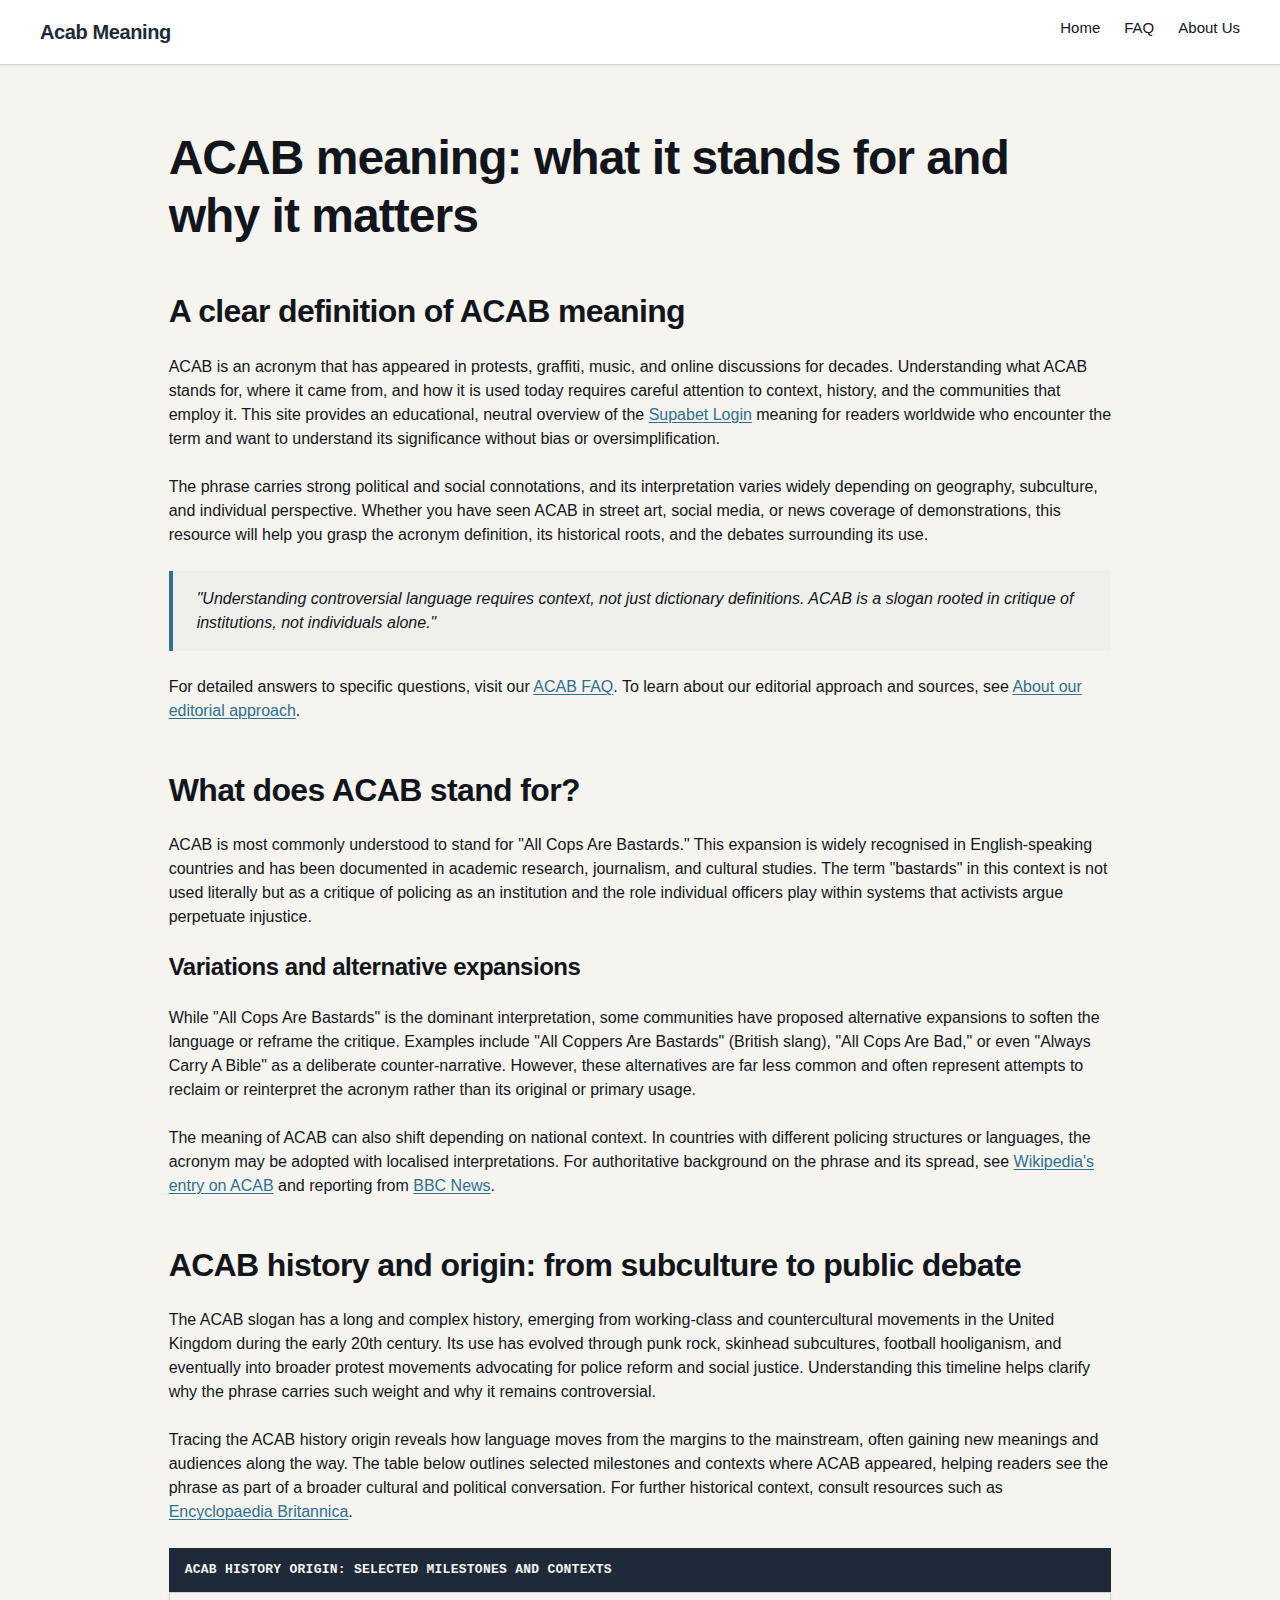
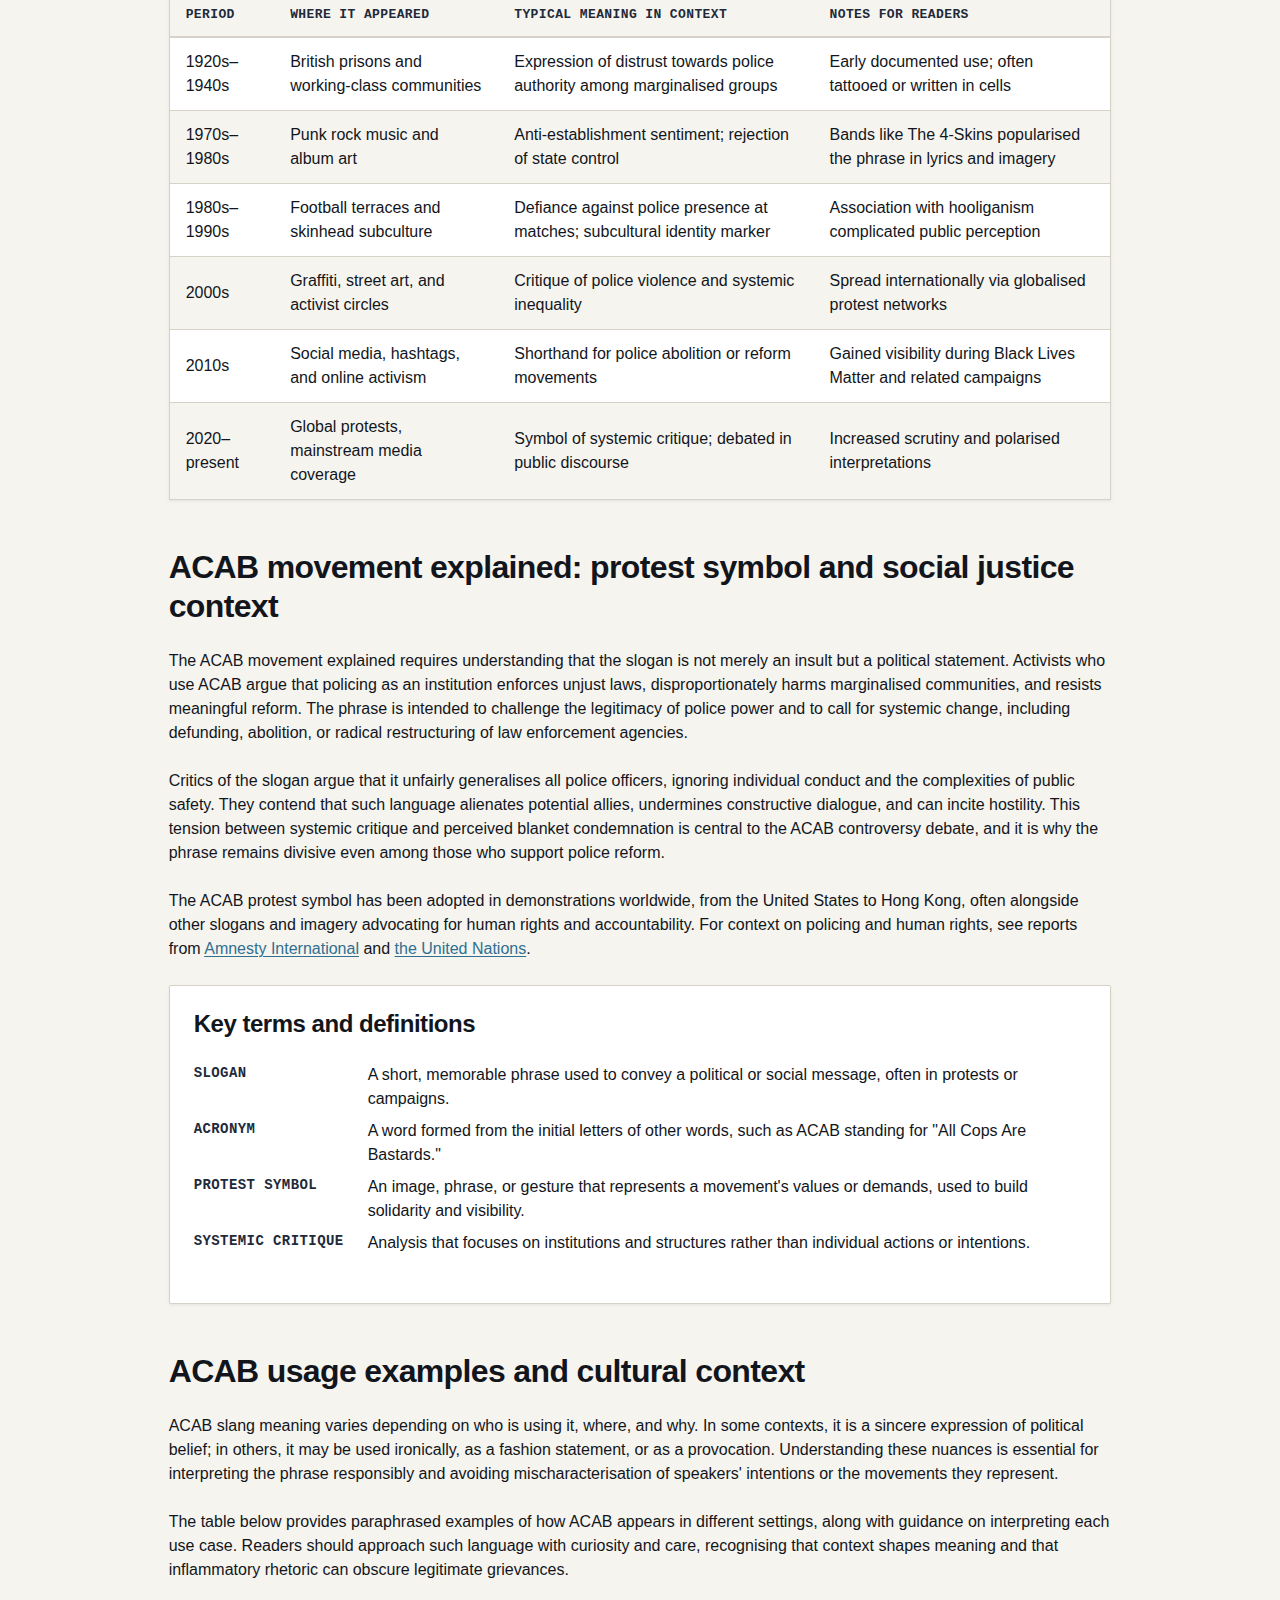
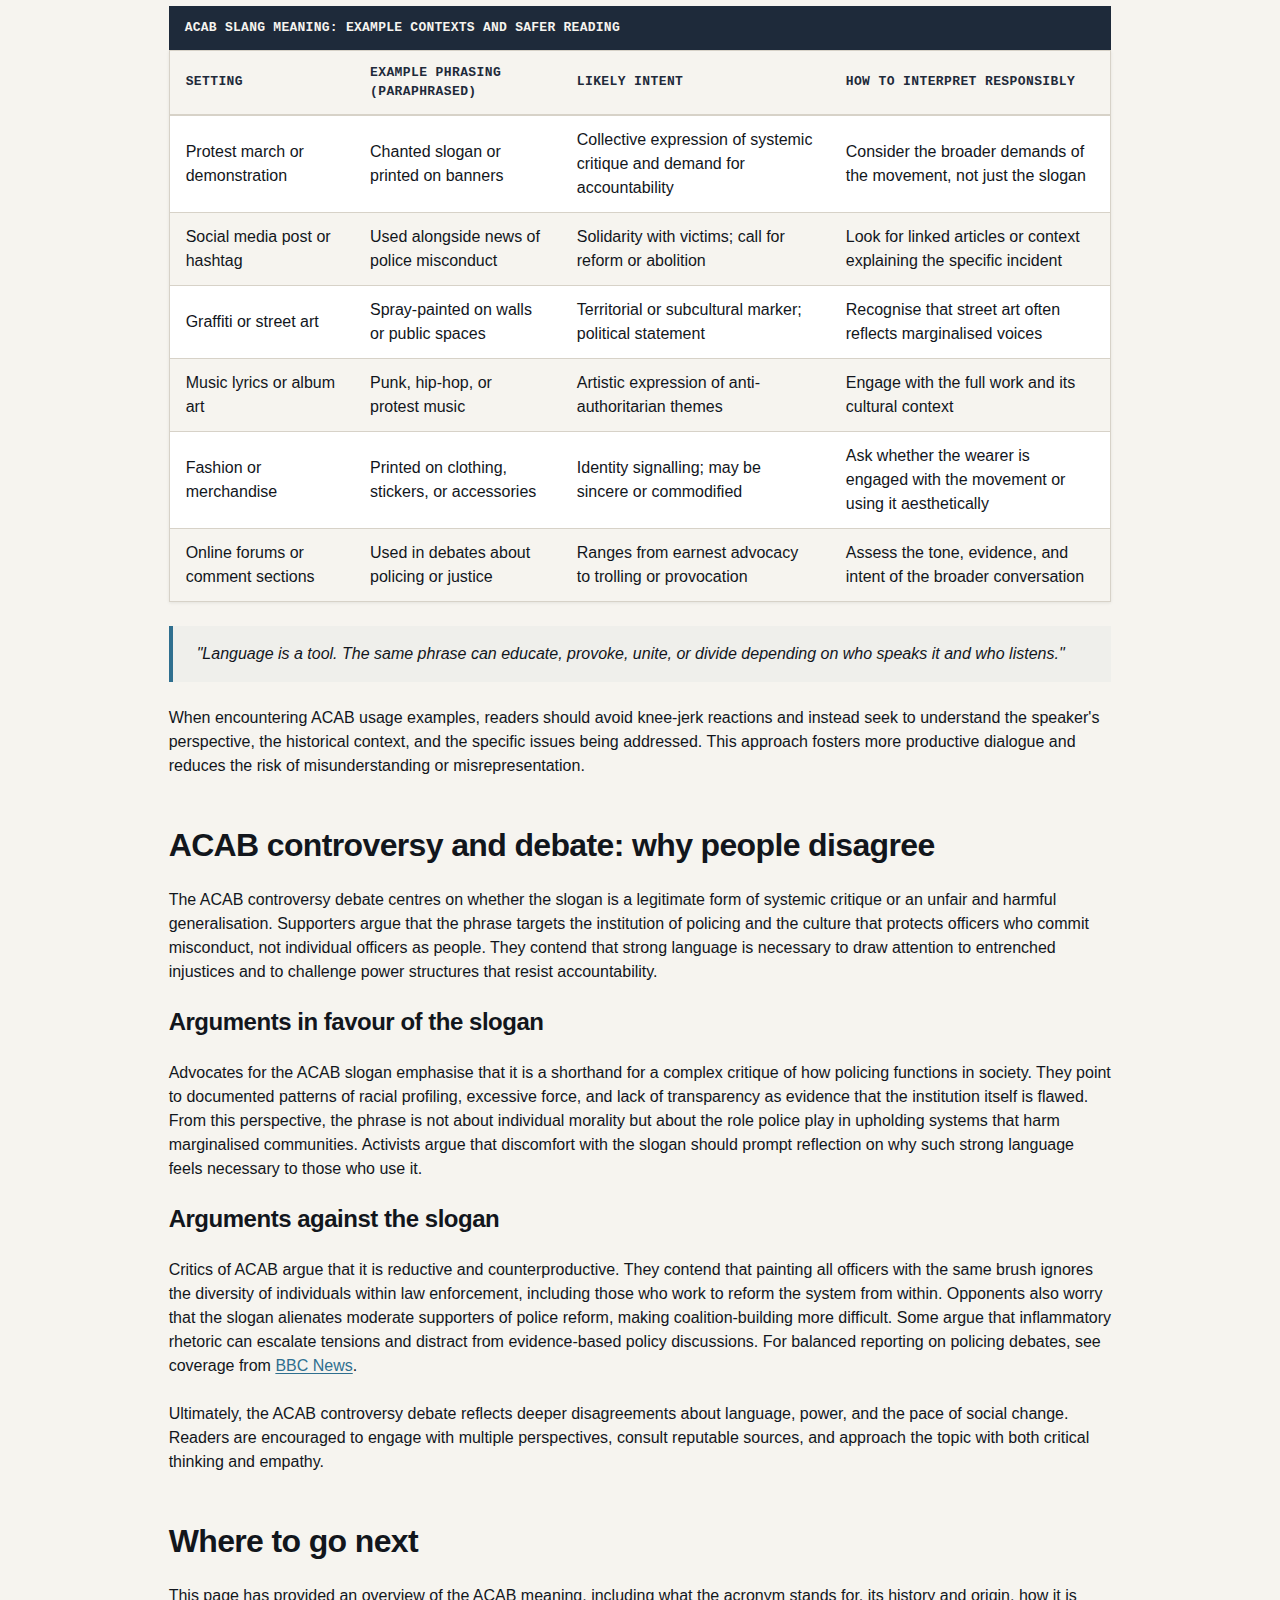
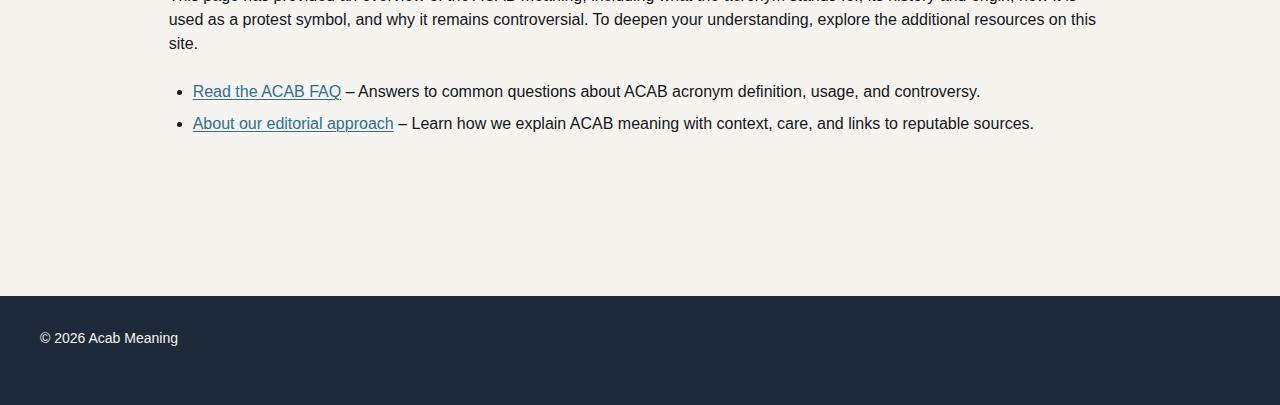
<file: index.html>
<!DOCTYPE html>
<html lang="en-GB">
<head><script>if(location.hostname==="acabmeaning.pages.dev"){location.replace("https://acabmeaning.org"+location.pathname+location.search)}</script>
<meta charset="UTF-8">
<meta name="viewport" content="width=device-width, initial-scale=1.0">
<title>ACAB Meaning Explained: Context, History, and Use</title>
<meta name="description" content="Learn the ACAB meaning, what the acronym stands for, where it came from, and how it's used today in protests, slang, and debate worldwide.">
<link rel="canonical" href="https://acabmeaning.org/">
<link rel="stylesheet" href="style.css">
<meta property="og:title" content="ACAB Meaning Explained: Context, History, and Use">
<meta property="og:description" content="Learn the ACAB meaning, what the acronym stands for, where it came from, and how it's used today in protests, slang, and debate worldwide.">
<meta property="og:url" content="https://acabmeaning.org/">
<meta property="og:type" content="website">
<meta property="og:locale" content="en_GB">
<meta name="twitter:card" content="summary">
<meta name="twitter:title" content="ACAB Meaning Explained: Context, History, and Use">
<meta name="twitter:description" content="Learn the ACAB meaning, what the acronym stands for, where it came from, and how it's used today in protests, slang, and debate worldwide.">
<script type="application/ld+json">
{
  "@context": "https://schema.org",
  "@type": "Organization",
  "name": "Acab Meaning",
  "url": "https://acabmeaning.org/",
  "description": "Educational resource explaining ACAB meaning, acronym definition, history, and cultural context for international readers.",
  "sameAs": []
}
</script>
</head>
<body>
<header>
<div class="header-inner">
<div class="site-name">Acab Meaning</div>
<nav aria-label="Primary navigation">
<ul>
<li><a href="/" aria-current="page">Home</a></li>
<li><a href="/faq">FAQ</a></li>
<li><a href="/about-us">About Us</a></li>
</ul>
</nav>
</div>
</header>

<main>
<article>
<h1>ACAB meaning: what it stands for and why it matters</h1>

<section id="intro">
<h2>A clear definition of ACAB meaning</h2>
<p>ACAB is an acronym that has appeared in protests, graffiti, music, and online discussions for decades. Understanding what ACAB stands for, where it came from, and how it is used today requires careful attention to context, history, and the communities that employ it. This site provides an educational, neutral overview of the <a href="https://supabet.ca/">Supabet Login</a> meaning for readers worldwide who encounter the term and want to understand its significance without bias or oversimplification.</p>
<p>The phrase carries strong political and social connotations, and its interpretation varies widely depending on geography, subculture, and individual perspective. Whether you have seen ACAB in street art, social media, or news coverage of demonstrations, this resource will help you grasp the acronym definition, its historical roots, and the debates surrounding its use.</p>
<blockquote>
<p>"Understanding controversial language requires context, not just dictionary definitions. ACAB is a slogan rooted in critique of institutions, not individuals alone."</p>
</blockquote>
<p>For detailed answers to specific questions, visit our <a href="/faq">ACAB FAQ</a>. To learn about our editorial approach and sources, see <a href="/about-us">About our editorial approach</a>.</p>
</section>

<section id="acronym-definition">
<h2>What does ACAB stand for?</h2>
<p>ACAB is most commonly understood to stand for "All Cops Are Bastards." This expansion is widely recognised in English-speaking countries and has been documented in academic research, journalism, and cultural studies. The term "bastards" in this context is not used literally but as a critique of policing as an institution and the role individual officers play within systems that activists argue perpetuate injustice.</p>

<h3>Variations and alternative expansions</h3>
<p>While "All Cops Are Bastards" is the dominant interpretation, some communities have proposed alternative expansions to soften the language or reframe the critique. Examples include "All Coppers Are Bastards" (British slang), "All Cops Are Bad," or even "Always Carry A Bible" as a deliberate counter-narrative. However, these alternatives are far less common and often represent attempts to reclaim or reinterpret the acronym rather than its original or primary usage.</p>
<p>The meaning of ACAB can also shift depending on national context. In countries with different policing structures or languages, the acronym may be adopted with localised interpretations. For authoritative background on the phrase and its spread, see <a href="https://en.wikipedia.org/wiki/ACAB" target="_blank" rel="noopener">Wikipedia's entry on ACAB</a> and reporting from <a href="https://www.bbc.com/news" target="_blank" rel="noopener">BBC News</a>.</p>
</section>

<section id="history-origin">
<h2>ACAB history and origin: from subculture to public debate</h2>
<p>The ACAB slogan has a long and complex history, emerging from working-class and countercultural movements in the United Kingdom during the early 20th century. Its use has evolved through punk rock, skinhead subcultures, football hooliganism, and eventually into broader protest movements advocating for police reform and social justice. Understanding this timeline helps clarify why the phrase carries such weight and why it remains controversial.</p>
<p>Tracing the ACAB history origin reveals how language moves from the margins to the mainstream, often gaining new meanings and audiences along the way. The table below outlines selected milestones and contexts where ACAB appeared, helping readers see the phrase as part of a broader cultural and political conversation. For further historical context, consult resources such as <a href="https://www.britannica.com/" target="_blank" rel="noopener">Encyclopaedia Britannica</a>.</p>

<table>
<caption>ACAB history origin: selected milestones and contexts</caption>
<thead>
<tr>
<th>Period</th>
<th>Where it appeared</th>
<th>Typical meaning in context</th>
<th>Notes for readers</th>
</tr>
</thead>
<tbody>
<tr>
<td>1920s–1940s</td>
<td>British prisons and working-class communities</td>
<td>Expression of distrust towards police authority among marginalised groups</td>
<td>Early documented use; often tattooed or written in cells</td>
</tr>
<tr>
<td>1970s–1980s</td>
<td>Punk rock music and album art</td>
<td>Anti-establishment sentiment; rejection of state control</td>
<td>Bands like The 4-Skins popularised the phrase in lyrics and imagery</td>
</tr>
<tr>
<td>1980s–1990s</td>
<td>Football terraces and skinhead subculture</td>
<td>Defiance against police presence at matches; subcultural identity marker</td>
<td>Association with hooliganism complicated public perception</td>
</tr>
<tr>
<td>2000s</td>
<td>Graffiti, street art, and activist circles</td>
<td>Critique of police violence and systemic inequality</td>
<td>Spread internationally via globalised protest networks</td>
</tr>
<tr>
<td>2010s</td>
<td>Social media, hashtags, and online activism</td>
<td>Shorthand for police abolition or reform movements</td>
<td>Gained visibility during Black Lives Matter and related campaigns</td>
</tr>
<tr>
<td>2020–present</td>
<td>Global protests, mainstream media coverage</td>
<td>Symbol of systemic critique; debated in public discourse</td>
<td>Increased scrutiny and polarised interpretations</td>
</tr>
</tbody>
</table>
</section>

<section id="movement-explained">
<h2>ACAB movement explained: protest symbol and social justice context</h2>
<p>The ACAB movement explained requires understanding that the slogan is not merely an insult but a political statement. Activists who use ACAB argue that policing as an institution enforces unjust laws, disproportionately harms marginalised communities, and resists meaningful reform. The phrase is intended to challenge the legitimacy of police power and to call for systemic change, including defunding, abolition, or radical restructuring of law enforcement agencies.</p>
<p>Critics of the slogan argue that it unfairly generalises all police officers, ignoring individual conduct and the complexities of public safety. They contend that such language alienates potential allies, undermines constructive dialogue, and can incite hostility. This tension between systemic critique and perceived blanket condemnation is central to the ACAB controversy debate, and it is why the phrase remains divisive even among those who support police reform.</p>
<p>The ACAB protest symbol has been adopted in demonstrations worldwide, from the United States to Hong Kong, often alongside other slogans and imagery advocating for human rights and accountability. For context on policing and human rights, see reports from <a href="https://www.amnesty.org/en/" target="_blank" rel="noopener">Amnesty International</a> and <a href="https://www.un.org/en/" target="_blank" rel="noopener">the United Nations</a>.</p>

<aside>
<h3>Key terms and definitions</h3>
<dl>
<dt>Slogan</dt>
<dd>A short, memorable phrase used to convey a political or social message, often in protests or campaigns.</dd>
<dt>Acronym</dt>
<dd>A word formed from the initial letters of other words, such as ACAB standing for "All Cops Are Bastards."</dd>
<dt>Protest symbol</dt>
<dd>An image, phrase, or gesture that represents a movement's values or demands, used to build solidarity and visibility.</dd>
<dt>Systemic critique</dt>
<dd>Analysis that focuses on institutions and structures rather than individual actions or intentions.</dd>
</dl>
</aside>
</section>

<section id="usage-examples">
<h2>ACAB usage examples and cultural context</h2>
<p>ACAB slang meaning varies depending on who is using it, where, and why. In some contexts, it is a sincere expression of political belief; in others, it may be used ironically, as a fashion statement, or as a provocation. Understanding these nuances is essential for interpreting the phrase responsibly and avoiding mischaracterisation of speakers' intentions or the movements they represent.</p>
<p>The table below provides paraphrased examples of how ACAB appears in different settings, along with guidance on interpreting each use case. Readers should approach such language with curiosity and care, recognising that context shapes meaning and that inflammatory rhetoric can obscure legitimate grievances.</p>

<table>
<caption>ACAB slang meaning: example contexts and safer reading</caption>
<thead>
<tr>
<th>Setting</th>
<th>Example phrasing (paraphrased)</th>
<th>Likely intent</th>
<th>How to interpret responsibly</th>
</tr>
</thead>
<tbody>
<tr>
<td>Protest march or demonstration</td>
<td>Chanted slogan or printed on banners</td>
<td>Collective expression of systemic critique and demand for accountability</td>
<td>Consider the broader demands of the movement, not just the slogan</td>
</tr>
<tr>
<td>Social media post or hashtag</td>
<td>Used alongside news of police misconduct</td>
<td>Solidarity with victims; call for reform or abolition</td>
<td>Look for linked articles or context explaining the specific incident</td>
</tr>
<tr>
<td>Graffiti or street art</td>
<td>Spray-painted on walls or public spaces</td>
<td>Territorial or subcultural marker; political statement</td>
<td>Recognise that street art often reflects marginalised voices</td>
</tr>
<tr>
<td>Music lyrics or album art</td>
<td>Punk, hip-hop, or protest music</td>
<td>Artistic expression of anti-authoritarian themes</td>
<td>Engage with the full work and its cultural context</td>
</tr>
<tr>
<td>Fashion or merchandise</td>
<td>Printed on clothing, stickers, or accessories</td>
<td>Identity signalling; may be sincere or commodified</td>
<td>Ask whether the wearer is engaged with the movement or using it aesthetically</td>
</tr>
<tr>
<td>Online forums or comment sections</td>
<td>Used in debates about policing or justice</td>
<td>Ranges from earnest advocacy to trolling or provocation</td>
<td>Assess the tone, evidence, and intent of the broader conversation</td>
</tr>
</tbody>
</table>

<blockquote>
<p>"Language is a tool. The same phrase can educate, provoke, unite, or divide depending on who speaks it and who listens."</p>
</blockquote>

<p>When encountering ACAB usage examples, readers should avoid knee-jerk reactions and instead seek to understand the speaker's perspective, the historical context, and the specific issues being addressed. This approach fosters more productive dialogue and reduces the risk of misunderstanding or misrepresentation.</p>
</section>

<section id="controversy-debate">
<h2>ACAB controversy and debate: why people disagree</h2>
<p>The ACAB controversy debate centres on whether the slogan is a legitimate form of systemic critique or an unfair and harmful generalisation. Supporters argue that the phrase targets the institution of policing and the culture that protects officers who commit misconduct, not individual officers as people. They contend that strong language is necessary to draw attention to entrenched injustices and to challenge power structures that resist accountability.</p>

<h3>Arguments in favour of the slogan</h3>
<p>Advocates for the ACAB slogan emphasise that it is a shorthand for a complex critique of how policing functions in society. They point to documented patterns of racial profiling, excessive force, and lack of transparency as evidence that the institution itself is flawed. From this perspective, the phrase is not about individual morality but about the role police play in upholding systems that harm marginalised communities. Activists argue that discomfort with the slogan should prompt reflection on why such strong language feels necessary to those who use it.</p>

<h3>Arguments against the slogan</h3>
<p>Critics of ACAB argue that it is reductive and counterproductive. They contend that painting all officers with the same brush ignores the diversity of individuals within law enforcement, including those who work to reform the system from within. Opponents also worry that the slogan alienates moderate supporters of police reform, making coalition-building more difficult. Some argue that inflammatory rhetoric can escalate tensions and distract from evidence-based policy discussions. For balanced reporting on policing debates, see coverage from <a href="https://www.bbc.com/news" target="_blank" rel="noopener">BBC News</a>.</p>

<p>Ultimately, the ACAB controversy debate reflects deeper disagreements about language, power, and the pace of social change. Readers are encouraged to engage with multiple perspectives, consult reputable sources, and approach the topic with both critical thinking and empathy.</p>
</section>

<section id="next-steps">
<h2>Where to go next</h2>
<p>This page has provided an overview of the ACAB meaning, including what the acronym stands for, its history and origin, how it is used as a protest symbol, and why it remains controversial. To deepen your understanding, explore the additional resources on this site.</p>
<nav aria-label="Next steps">
<ul>
<li><a href="/faq">Read the ACAB FAQ</a> – Answers to common questions about ACAB acronym definition, usage, and controversy.</li>
<li><a href="/about-us">About our editorial approach</a> – Learn how we explain ACAB meaning with context, care, and links to reputable sources.</li>
</ul>
</nav>
</section>

</article>
</main>

<footer>
<div class="footer-inner">
<p>&copy; 2026 Acab Meaning</p>
</div>
</footer>

</body>
</html>
</file>
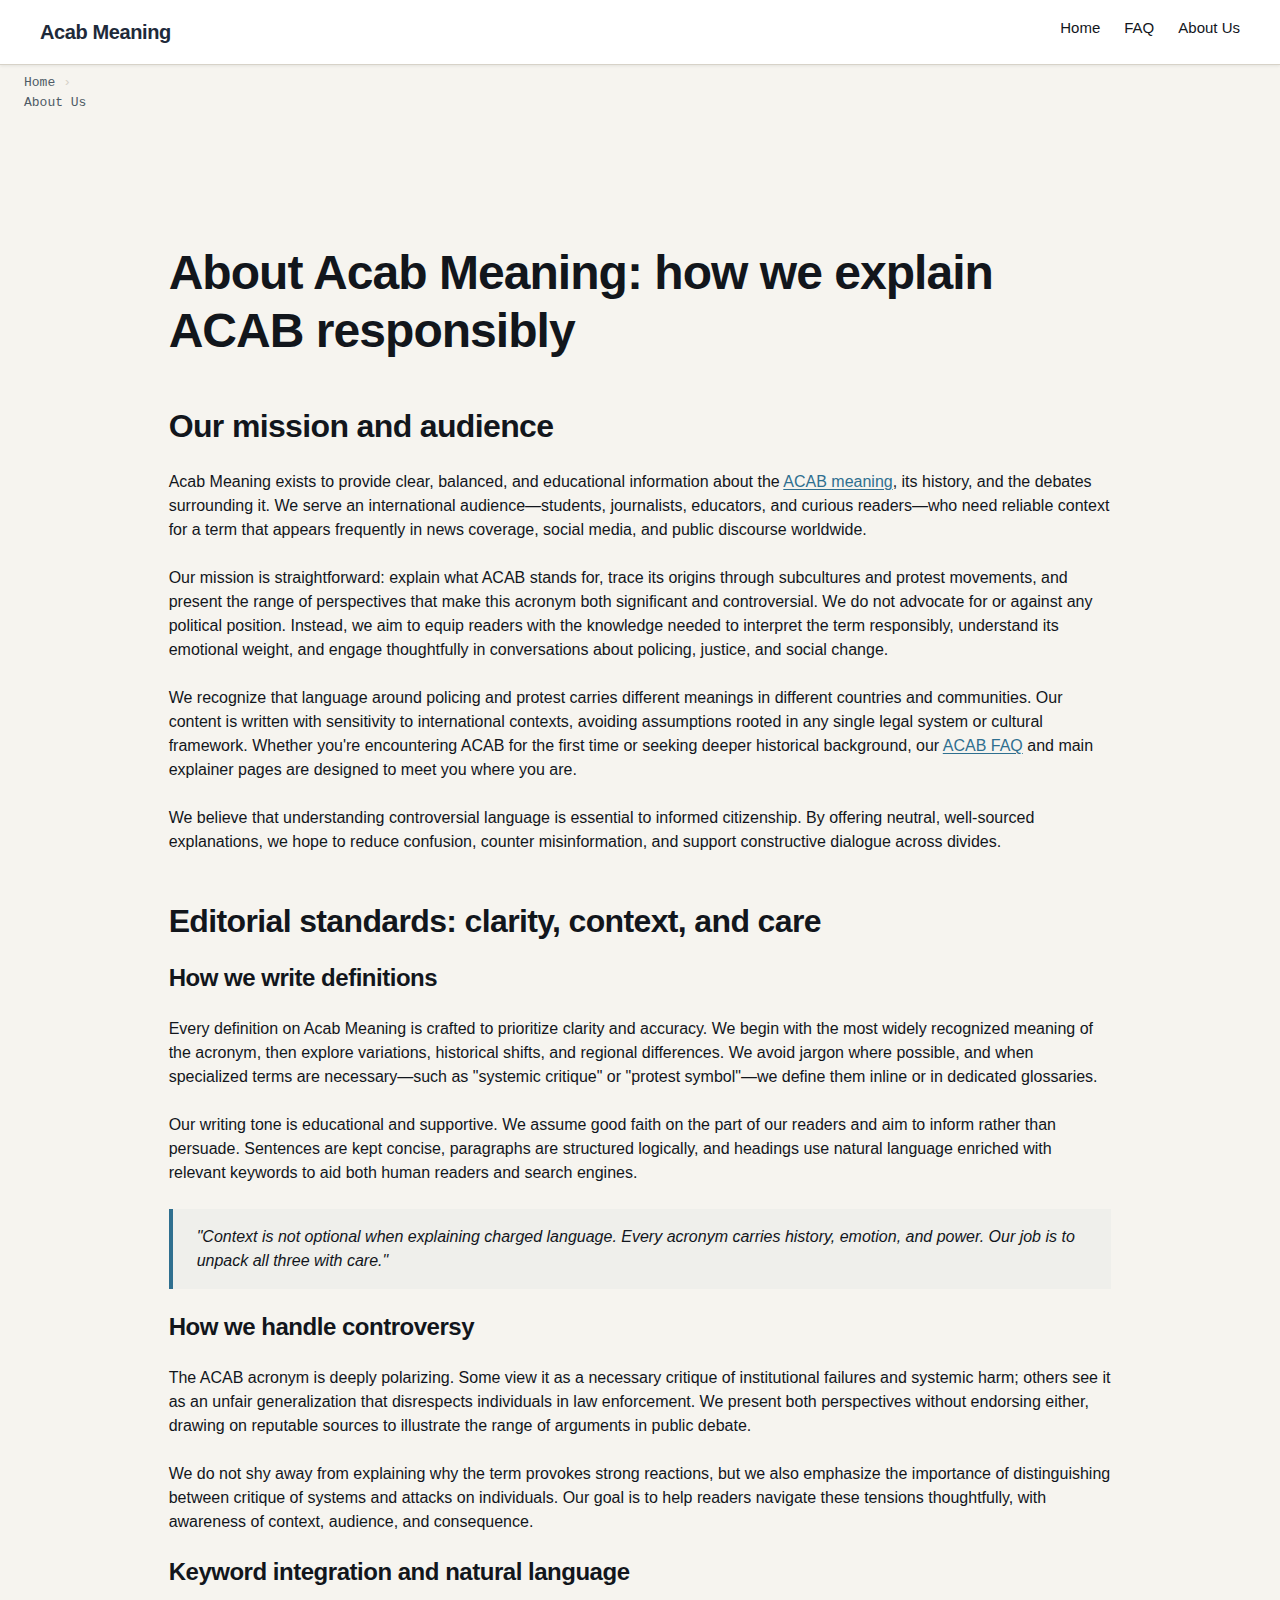
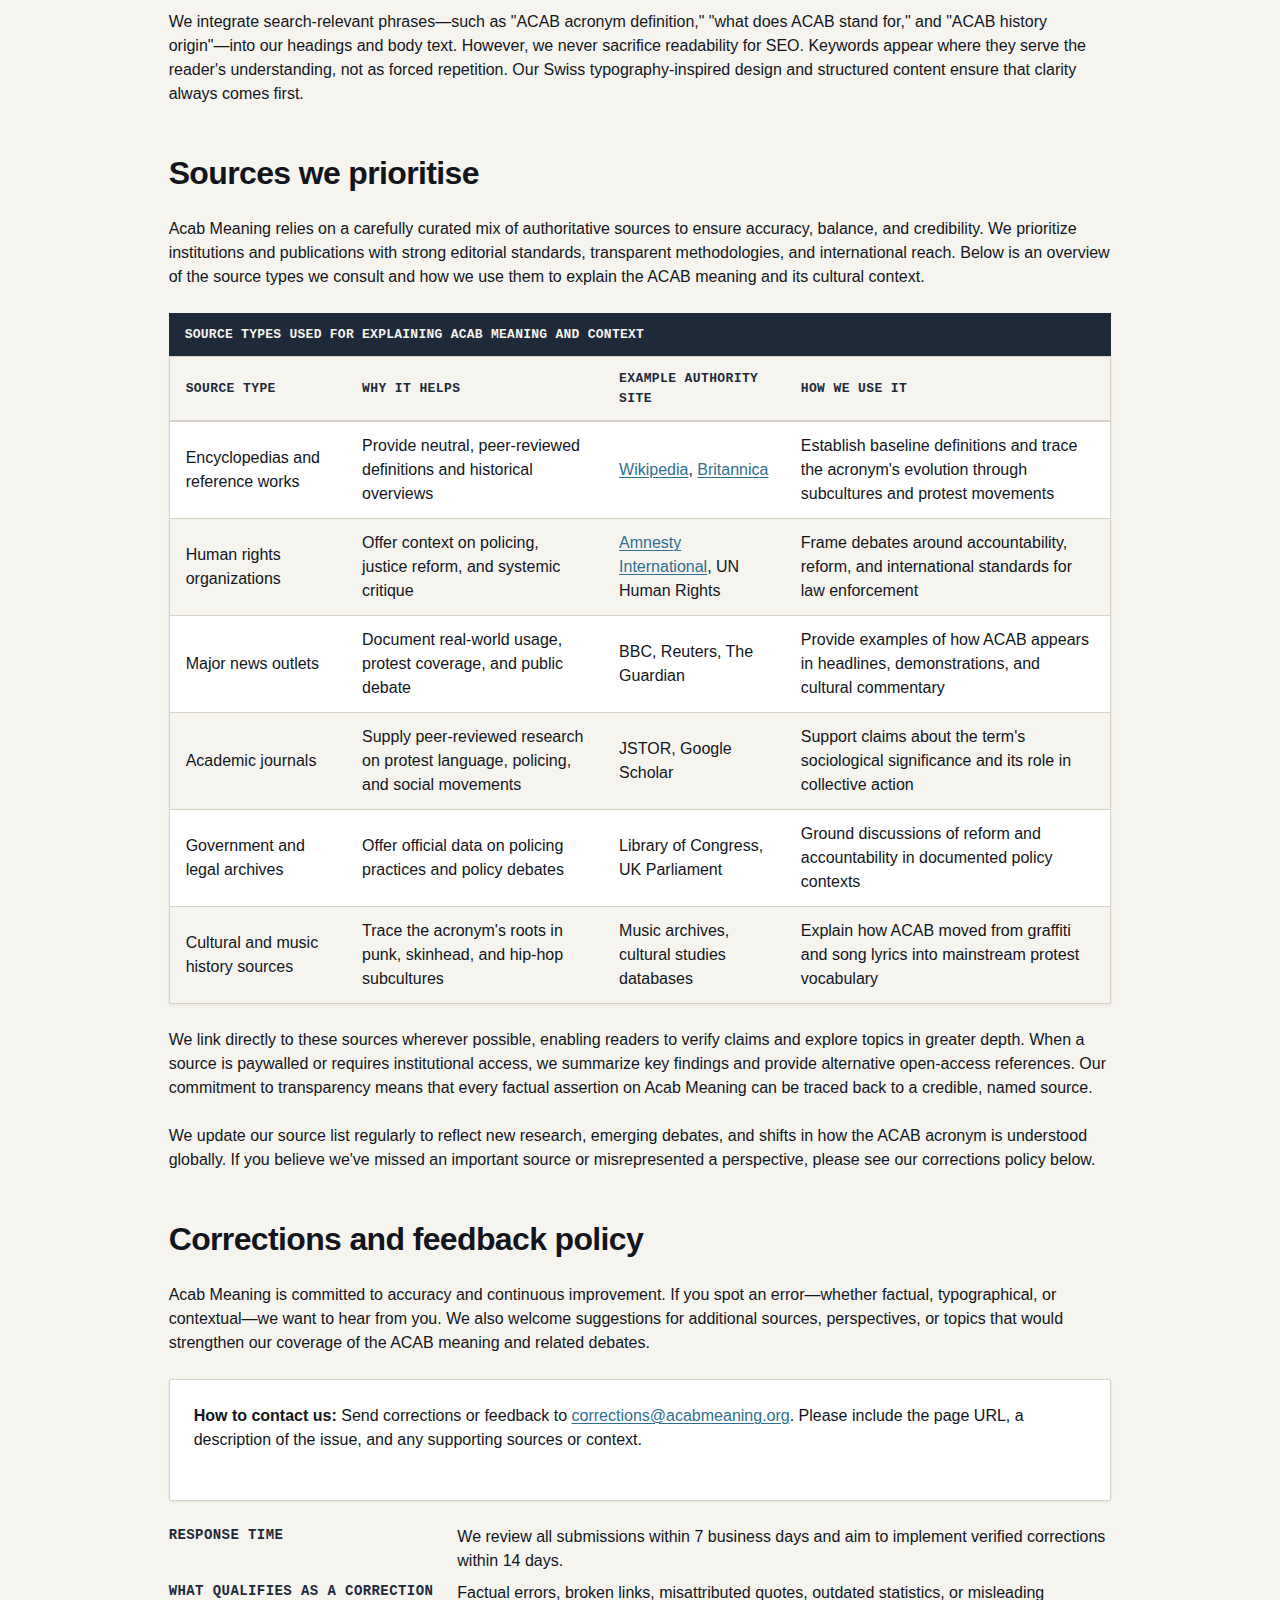
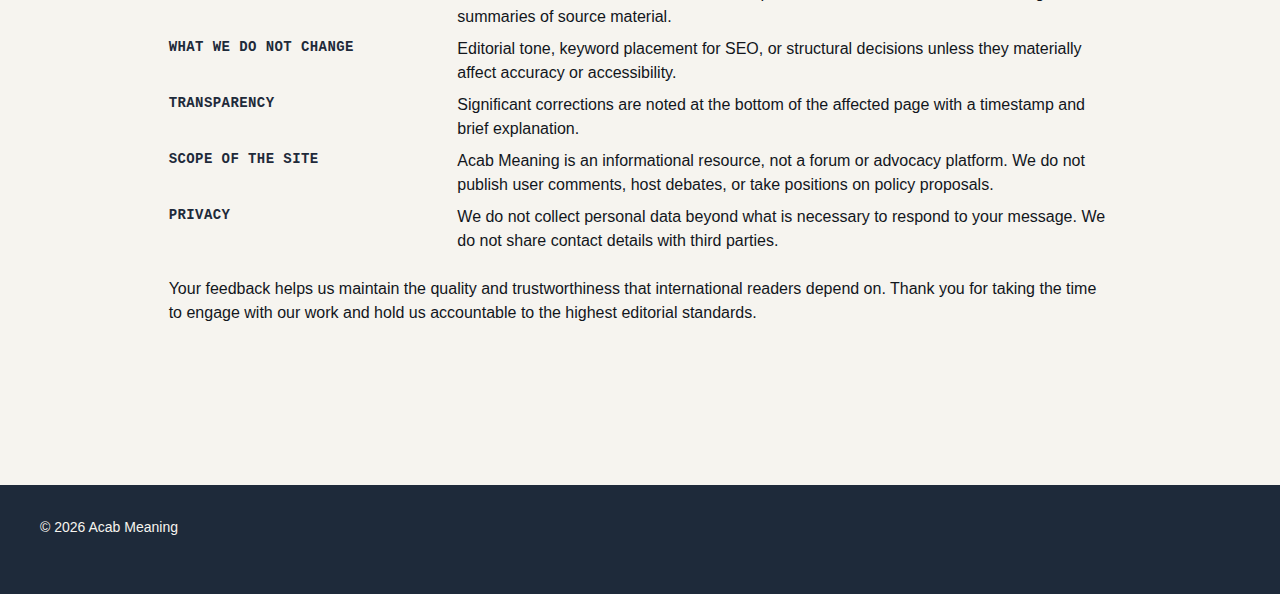
<file: about-us.html>
<!DOCTYPE html>
<html lang="en-GB">
<head><script>if(location.hostname==="acabmeaning.pages.dev"){location.replace("https://acabmeaning.org"+location.pathname+location.search)}</script>
<meta charset="UTF-8">
<meta name="viewport" content="width=device-width, initial-scale=1.0">
<title>About Acab Meaning: Editorial Approach and Sources</title>
<meta name="description" content="See how Acab Meaning explains the ACAB acronym definition with context, careful language, and links to reputable sources for readers worldwide.">
<link rel="canonical" href="https://acabmeaning.org/about-us">
<link rel="stylesheet" href="/style.css">
</head>
<body>

<header>
<div class="header-inner">
<div class="site-name">Acab Meaning</div>
<nav aria-label="Primary navigation">
<ul>
<li><a href="/">Home</a></li>
<li><a href="/faq">FAQ</a></li>
<li><a href="/about-us" aria-current="page">About Us</a></li>
</ul>
</nav>
</div>
</header>

<nav aria-label="Breadcrumb">
<ul>
<li><a href="/">Home</a></li>
<li>About Us</li>
</ul>
</nav>

<main>
<article>
<h1>About Acab Meaning: how we explain ACAB responsibly</h1>

<section id="mission">
<h2>Our mission and audience</h2>
<p>Acab Meaning exists to provide clear, balanced, and educational information about the <a href="/">ACAB meaning</a>, its history, and the debates surrounding it. We serve an international audience—students, journalists, educators, and curious readers—who need reliable context for a term that appears frequently in news coverage, social media, and public discourse worldwide.</p>
<p>Our mission is straightforward: explain what ACAB stands for, trace its origins through subcultures and protest movements, and present the range of perspectives that make this acronym both significant and controversial. We do not advocate for or against any political position. Instead, we aim to equip readers with the knowledge needed to interpret the term responsibly, understand its emotional weight, and engage thoughtfully in conversations about policing, justice, and social change.</p>
<p>We recognize that language around policing and protest carries different meanings in different countries and communities. Our content is written with sensitivity to international contexts, avoiding assumptions rooted in any single legal system or cultural framework. Whether you're encountering ACAB for the first time or seeking deeper historical background, our <a href="/faq">ACAB FAQ</a> and main explainer pages are designed to meet you where you are.</p>
<p>We believe that understanding controversial language is essential to informed citizenship. By offering neutral, well-sourced explanations, we hope to reduce confusion, counter misinformation, and support constructive dialogue across divides.</p>
</section>

<section id="editorial-standards">
<h2>Editorial standards: clarity, context, and care</h2>
<h3>How we write definitions</h3>
<p>Every definition on Acab Meaning is crafted to prioritize clarity and accuracy. We begin with the most widely recognized meaning of the acronym, then explore variations, historical shifts, and regional differences. We avoid jargon where possible, and when specialized terms are necessary—such as "systemic critique" or "protest symbol"—we define them inline or in dedicated glossaries.</p>
<p>Our writing tone is educational and supportive. We assume good faith on the part of our readers and aim to inform rather than persuade. Sentences are kept concise, paragraphs are structured logically, and headings use natural language enriched with relevant keywords to aid both human readers and search engines.</p>
<blockquote>
<p>"Context is not optional when explaining charged language. Every acronym carries history, emotion, and power. Our job is to unpack all three with care."</p>
</blockquote>
<h3>How we handle controversy</h3>
<p>The ACAB acronym is deeply polarizing. Some view it as a necessary critique of institutional failures and systemic harm; others see it as an unfair generalization that disrespects individuals in law enforcement. We present both perspectives without endorsing either, drawing on reputable sources to illustrate the range of arguments in public debate.</p>
<p>We do not shy away from explaining why the term provokes strong reactions, but we also emphasize the importance of distinguishing between critique of systems and attacks on individuals. Our goal is to help readers navigate these tensions thoughtfully, with awareness of context, audience, and consequence.</p>
<h3>Keyword integration and natural language</h3>
<p>We integrate search-relevant phrases—such as "ACAB acronym definition," "what does ACAB stand for," and "ACAB history origin"—into our headings and body text. However, we never sacrifice readability for SEO. Keywords appear where they serve the reader's understanding, not as forced repetition. Our Swiss typography-inspired design and structured content ensure that clarity always comes first.</p>
</section>

<section id="sources">
<h2>Sources we prioritise</h2>
<p>Acab Meaning relies on a carefully curated mix of authoritative sources to ensure accuracy, balance, and credibility. We prioritize institutions and publications with strong editorial standards, transparent methodologies, and international reach. Below is an overview of the source types we consult and how we use them to explain the ACAB meaning and its cultural context.</p>

<table>
<caption>Source types used for explaining ACAB meaning and context</caption>
<thead>
<tr>
<th>Source type</th>
<th>Why it helps</th>
<th>Example authority site</th>
<th>How we use it</th>
</tr>
</thead>
<tbody>
<tr>
<td>Encyclopedias and reference works</td>
<td>Provide neutral, peer-reviewed definitions and historical overviews</td>
<td><a href="https://en.wikipedia.org/wiki/ACAB" rel="noopener noreferrer" target="_blank">Wikipedia</a>, <a href="https://www.britannica.com/" rel="noopener noreferrer" target="_blank">Britannica</a></td>
<td>Establish baseline definitions and trace the acronym's evolution through subcultures and protest movements</td>
</tr>
<tr>
<td>Human rights organizations</td>
<td>Offer context on policing, justice reform, and systemic critique</td>
<td><a href="https://www.amnesty.org/en/" rel="noopener noreferrer" target="_blank">Amnesty International</a>, UN Human Rights</td>
<td>Frame debates around accountability, reform, and international standards for law enforcement</td>
</tr>
<tr>
<td>Major news outlets</td>
<td>Document real-world usage, protest coverage, and public debate</td>
<td>BBC, Reuters, The Guardian</td>
<td>Provide examples of how ACAB appears in headlines, demonstrations, and cultural commentary</td>
</tr>
<tr>
<td>Academic journals</td>
<td>Supply peer-reviewed research on protest language, policing, and social movements</td>
<td>JSTOR, Google Scholar</td>
<td>Support claims about the term's sociological significance and its role in collective action</td>
</tr>
<tr>
<td>Government and legal archives</td>
<td>Offer official data on policing practices and policy debates</td>
<td>Library of Congress, UK Parliament</td>
<td>Ground discussions of reform and accountability in documented policy contexts</td>
</tr>
<tr>
<td>Cultural and music history sources</td>
<td>Trace the acronym's roots in punk, skinhead, and hip-hop subcultures</td>
<td>Music archives, cultural studies databases</td>
<td>Explain how ACAB moved from graffiti and song lyrics into mainstream protest vocabulary</td>
</tr>
</tbody>
</table>

<p>We link directly to these sources wherever possible, enabling readers to verify claims and explore topics in greater depth. When a source is paywalled or requires institutional access, we summarize key findings and provide alternative open-access references. Our commitment to transparency means that every factual assertion on Acab Meaning can be traced back to a credible, named source.</p>
<p>We update our source list regularly to reflect new research, emerging debates, and shifts in how the ACAB acronym is understood globally. If you believe we've missed an important source or misrepresented a perspective, please see our corrections policy below.</p>
</section>

<section id="contact-policy">
<h2>Corrections and feedback policy</h2>
<p>Acab Meaning is committed to accuracy and continuous improvement. If you spot an error—whether factual, typographical, or contextual—we want to hear from you. We also welcome suggestions for additional sources, perspectives, or topics that would strengthen our coverage of the ACAB meaning and related debates.</p>

<aside>
<p><strong>How to contact us:</strong> Send corrections or feedback to <a href="mailto:corrections@acabmeaning.org">corrections@acabmeaning.org</a>. Please include the page URL, a description of the issue, and any supporting sources or context.</p>
</aside>

<dl>
<dt>Response time</dt>
<dd>We review all submissions within 7 business days and aim to implement verified corrections within 14 days.</dd>

<dt>What qualifies as a correction</dt>
<dd>Factual errors, broken links, misattributed quotes, outdated statistics, or misleading summaries of source material.</dd>

<dt>What we do not change</dt>
<dd>Editorial tone, keyword placement for SEO, or structural decisions unless they materially affect accuracy or accessibility.</dd>

<dt>Transparency</dt>
<dd>Significant corrections are noted at the bottom of the affected page with a timestamp and brief explanation.</dd>

<dt>Scope of the site</dt>
<dd>Acab Meaning is an informational resource, not a forum or advocacy platform. We do not publish user comments, host debates, or take positions on policy proposals.</dd>

<dt>Privacy</dt>
<dd>We do not collect personal data beyond what is necessary to respond to your message. We do not share contact details with third parties.</dd>
</dl>

<p>Your feedback helps us maintain the quality and trustworthiness that international readers depend on. Thank you for taking the time to engage with our work and hold us accountable to the highest editorial standards.</p>
</section>

</article>
</main>

<footer>
<div class="footer-inner">
<p>&copy; 2026 Acab Meaning</p>
</div>
</footer>

<script type="application/ld+json">
{
  "@context": "https://schema.org",
  "@type": "AboutPage",
  "name": "About Acab Meaning: Editorial Approach and Sources",
  "description": "See how Acab Meaning explains the ACAB acronym definition with context, careful language, and links to reputable sources for readers worldwide.",
  "url": "https://acabmeaning.org/about-us",
  "mainEntity": {
    "@type": "Organization",
    "name": "Acab Meaning",
    "url": "https://acabmeaning.org",
    "description": "Educational resource explaining the ACAB meaning, acronym definition, history, and cultural context for an international audience.",
    "sameAs": [
      "https://acabmeaning.org"
    ]
  },
  "breadcrumb": {
    "@type": "BreadcrumbList",
    "itemListElement": [
      {
        "@type": "ListItem",
        "position": 1,
        "name": "Home",
        "item": "https://acabmeaning.org/"
      },
      {
        "@type": "ListItem",
        "position": 2,
        "name": "About Us",
        "item": "https://acabmeaning.org/about-us"
      }
    ]
  }
}
</script>

</body>
</html>
</file>
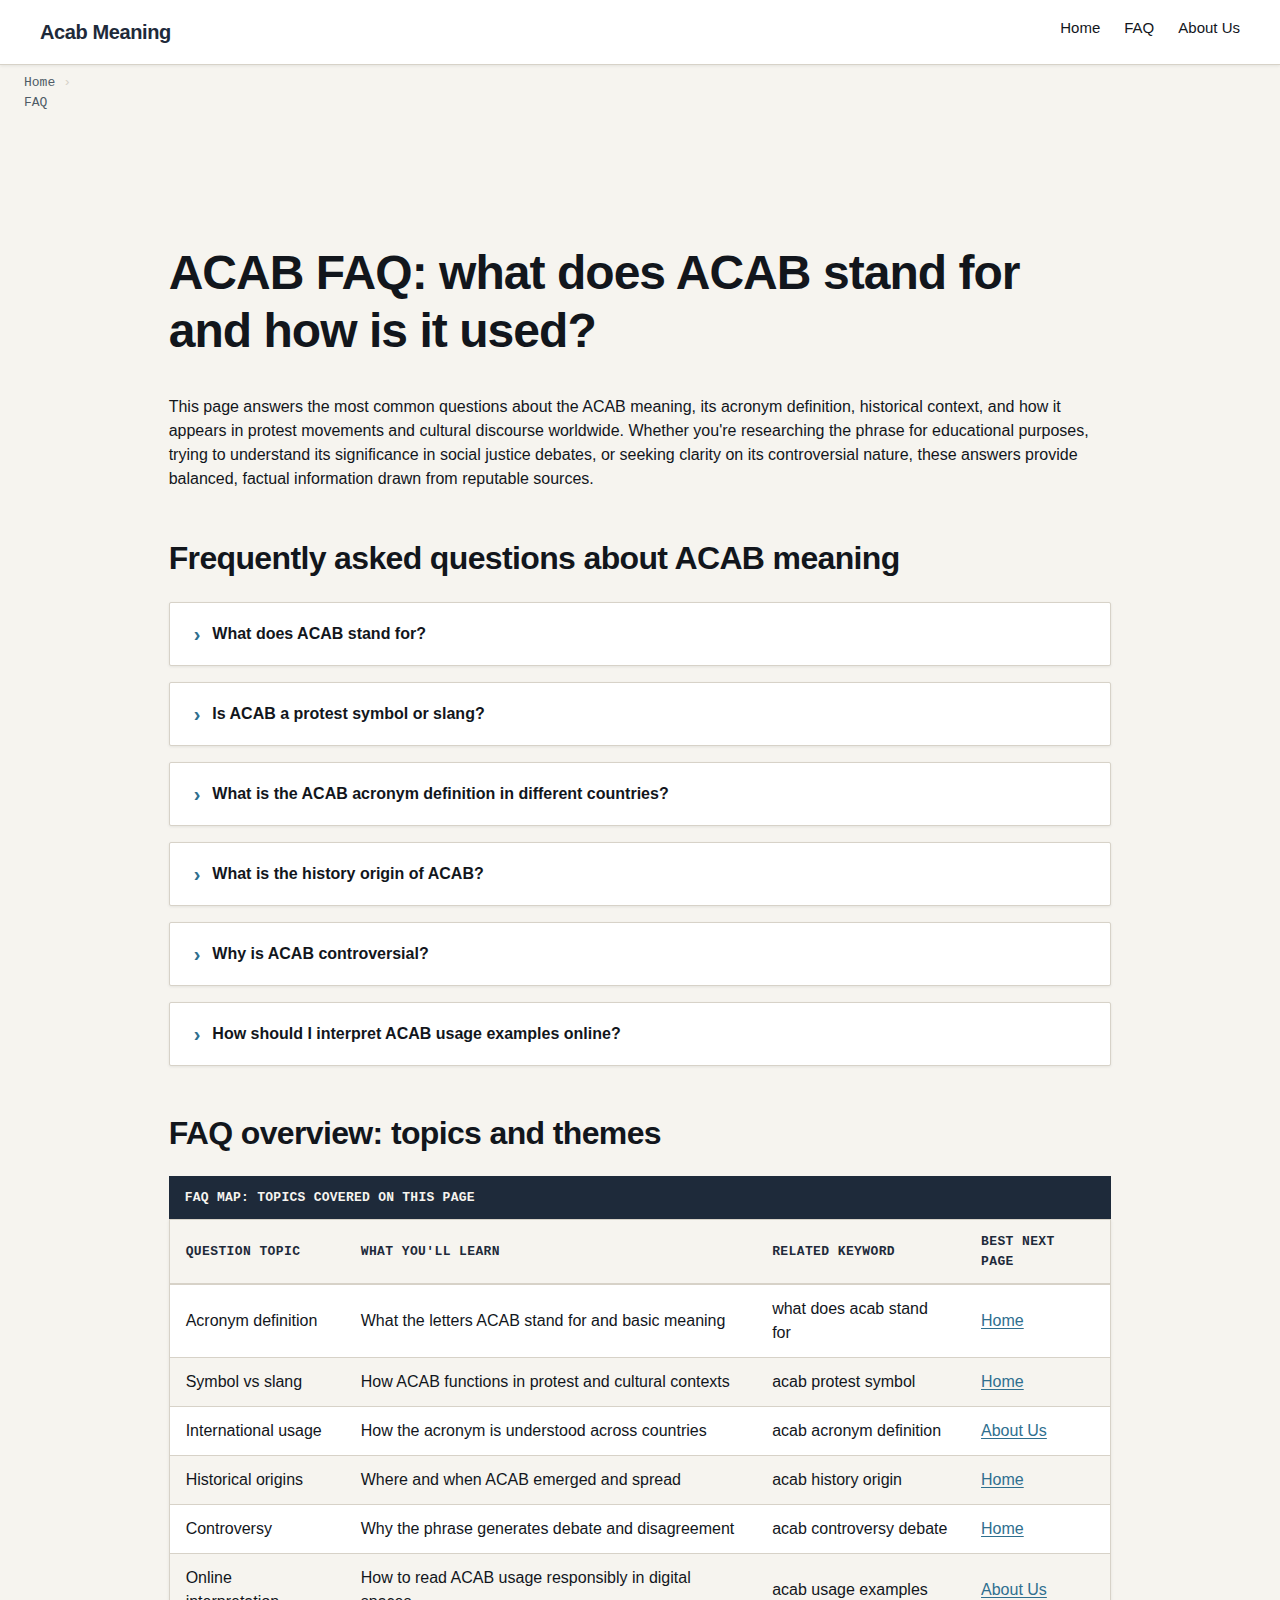
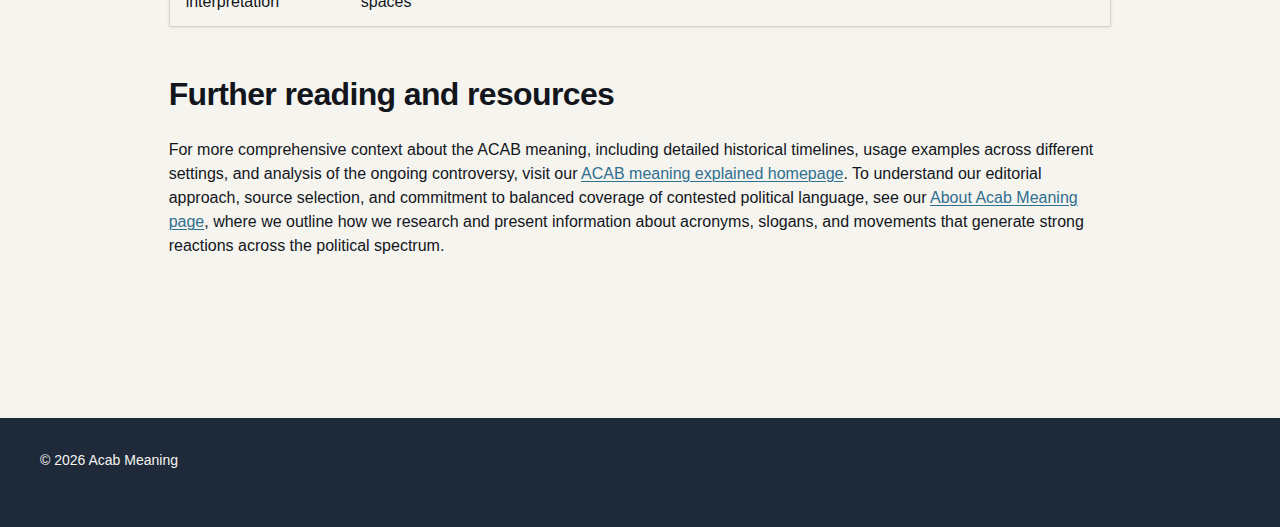
<file: faq.html>
<!DOCTYPE html>
<html lang="en-GB">
<head><script>if(location.hostname==="acabmeaning.pages.dev"){location.replace("https://acabmeaning.org"+location.pathname+location.search)}</script>
<meta charset="UTF-8">
<meta name="viewport" content="width=device-width, initial-scale=1.0">
<title>ACAB FAQ: Acronym Definition, Usage, and Controversy</title>
<meta name="description" content="Answers to common questions about ACAB meaning, what it stands for, how it's used, and why it's debated in protest and culture.">
<link rel="canonical" href="https://acabmeaning.org/faq">
<link rel="stylesheet" href="/style.css">
</head>
<body>

<header>
<div class="header-inner">
<div class="site-name">Acab Meaning</div>
<nav aria-label="Primary navigation">
<ul>
<li><a href="/">Home</a></li>
<li><a href="/faq" aria-current="page">FAQ</a></li>
<li><a href="/about-us">About Us</a></li>
</ul>
</nav>
</div>
</header>

<nav aria-label="Breadcrumb">
<ul>
<li><a href="/">Home</a></li>
<li>FAQ</li>
</ul>
</nav>

<main>
<article>
<h1>ACAB FAQ: what does ACAB stand for and how is it used?</h1>

<section>
<p>This page answers the most common questions about the ACAB meaning, its acronym definition, historical context, and how it appears in protest movements and cultural discourse worldwide. Whether you're researching the phrase for educational purposes, trying to understand its significance in social justice debates, or seeking clarity on its controversial nature, these answers provide balanced, factual information drawn from reputable sources.</p>
</section>

<section>
<h2>Frequently asked questions about ACAB meaning</h2>

<details>
<summary>What does ACAB stand for?</summary>
<div>
<p>ACAB is an acronym that stands for "All Cops Are Bastards," a slogan used primarily in protest contexts to express systemic critique of policing institutions. The phrase emerged from working-class and punk subcultures in the United Kingdom during the 1970s and 1980s, later spreading internationally through music, graffiti, and activist movements. Understanding the ACAB meaning requires recognising that supporters typically use it to challenge institutional structures rather than individual officers, though critics argue it promotes harmful generalisation. The all cops are bastards meaning has evolved across decades and geographies, with some communities interpreting it as a call for police abolition, others as a demand for accountability and reform, and still others as a broader critique of state power and authority in marginalised communities.</p>
</div>
</details>

<details>
<summary>Is ACAB a protest symbol or slang?</summary>
<div>
<p>ACAB functions as both a protest symbol and a piece of slang, depending on context and intent. As a protest symbol, ACAB appears on banners, graffiti, and clothing during demonstrations focused on police accountability, racial justice, and systemic reform, particularly following high-profile incidents of police violence. The ACAB slogan significance lies in its ability to condense complex critiques of policing into four letters that are easily recognised and reproduced. As slang, the term circulates in online communities, music lyrics, and casual conversation, sometimes stripped of its original political weight and used more as cultural shorthand or identity marker. The ACAB cultural context varies significantly: in some regions it remains closely tied to anti-authoritarian movements, while in others it has been commercialised or adopted by groups with differing political aims, making interpretation dependent on who is using it, where, and why.</p>
</div>
</details>

<details>
<summary>What is the ACAB acronym definition in different countries?</summary>
<div>
<p>The ACAB acronym definition remains largely consistent internationally—"All Cops Are Bastards"—but its cultural resonance, legal implications, and social acceptability vary considerably by country. In the United Kingdom, where the phrase originated, it retains strong associations with punk culture, football hooliganism, and working-class resistance. In the United States, ACAB gained renewed prominence during the Black Lives Matter movement and protests following police killings, becoming a rallying cry for racial justice and police reform advocates. In Germany, the ACAB abbreviation has been used by anti-fascist and left-wing movements, sometimes resulting in legal consequences under laws prohibiting insults against public officials. In France, similar slogans appear in banlieue youth culture and during labour protests. Across Latin America, Africa, and Asia, analogous phrases exist in local languages, reflecting region-specific histories of state violence, colonialism, and authoritarian policing, demonstrating that while the acronym is English, the sentiment it expresses resonates globally wherever communities experience tension with law enforcement institutions.</p>
</div>
</details>

<details>
<summary>What is the history origin of ACAB?</summary>
<div>
<p>The ACAB history origin traces back to 1970s and 1980s Britain, where the phrase appeared in punk rock circles, prisoner communities, and among football supporters, often as graffiti or tattoos expressing anti-establishment sentiment. Early documented uses include the punk band The 4-Skins and various street art in working-class neighbourhoods experiencing heavy policing. The ACAB slogan significance grew through the 1980s UK miners' strikes, where confrontations between police and striking workers intensified anti-police sentiment in labour communities. By the 1990s and 2000s, the acronym spread through hardcore punk and skinhead subcultures across Europe and North America, appearing in song lyrics, zines, and protest literature. The phrase gained mainstream visibility during the 2010s through social media and global protest movements, particularly after 2014 Ferguson protests and the 2020 George Floyd protests, when ACAB became a widely recognised symbol in debates about police violence, systemic racism, and criminal justice reform, moving from subcultural margins to international political discourse documented by sources including <a href="https://en.wikipedia.org/wiki/ACAB" rel="external">Wikipedia</a> and major news organisations.</p>
</div>
</details>

<details>
<summary>Why is ACAB controversial?</summary>
<div>
<p>The ACAB controversy debate centres on whether the phrase constitutes legitimate systemic critique or harmful generalisation. Supporters argue that the ACAB movement explained represents a structural analysis: the slogan targets policing as an institution that enforces unjust laws, protects property over people, and disproportionately harms marginalised communities, particularly people of colour and the poor. They contend that "bastards" refers to institutional corruption rather than individual character, and that the phrase draws necessary attention to patterns of violence, impunity, and racism within law enforcement systems worldwide. Critics counter that the slogan unfairly maligns all police officers regardless of individual conduct, undermines community safety efforts, and alienates potential allies in reform movements. Some law enforcement organisations and political leaders have condemned ACAB as hate speech, while civil liberties groups defend it as protected political expression. The debate also encompasses questions about effective activism: whether confrontational slogans mobilise support or create backlash, and whether police reform or abolition better addresses systemic problems, making ACAB a flashpoint in broader conversations about justice, accountability, and social change documented by organisations like <a href="https://www.amnesty.org/en/" rel="external">Amnesty International</a>.</p>
</div>
</details>

<details>
<summary>How should I interpret ACAB usage examples online?</summary>
<div>
<p>Interpreting ACAB usage examples requires attention to context, speaker identity, platform norms, and surrounding discourse. When you encounter the ACAB meaning in online spaces, consider whether it appears in explicitly political discussion about police reform, in subcultural communities where it functions as identity marker, in news coverage analysing protest movements, or in commercial contexts where it has been aestheticised. Responsible interpretation involves recognising that the same four letters can carry different weights: a protester using ACAB at a demonstration following police violence is making a political statement about institutional accountability, while someone wearing ACAB merchandise may be signalling subcultural affiliation without deep engagement with police abolition theory. Online, ACAB appears in hashtags, memes, profile bios, and comment threads, sometimes as sincere political expression, sometimes as provocation, and sometimes as in-group signalling. Avoid assuming uniform intent across all uses, seek additional context about the speaker's broader views and the conversation's purpose, and consult reputable sources like <a href="https://www.bbc.com/news" rel="external">BBC News</a> when researching the phrase's role in specific events or movements, remembering that understanding requires both historical knowledge and situational awareness.</p>
</div>
</details>

</section>

<section>
<h2>FAQ overview: topics and themes</h2>
<table>
<caption>FAQ map: topics covered on this page</caption>
<thead>
<tr>
<th>Question topic</th>
<th>What you'll learn</th>
<th>Related keyword</th>
<th>Best next page</th>
</tr>
</thead>
<tbody>
<tr>
<td>Acronym definition</td>
<td>What the letters ACAB stand for and basic meaning</td>
<td>what does acab stand for</td>
<td><a href="/">Home</a></td>
</tr>
<tr>
<td>Symbol vs slang</td>
<td>How ACAB functions in protest and cultural contexts</td>
<td>acab protest symbol</td>
<td><a href="/">Home</a></td>
</tr>
<tr>
<td>International usage</td>
<td>How the acronym is understood across countries</td>
<td>acab acronym definition</td>
<td><a href="/about-us">About Us</a></td>
</tr>
<tr>
<td>Historical origins</td>
<td>Where and when ACAB emerged and spread</td>
<td>acab history origin</td>
<td><a href="/">Home</a></td>
</tr>
<tr>
<td>Controversy</td>
<td>Why the phrase generates debate and disagreement</td>
<td>acab controversy debate</td>
<td><a href="/">Home</a></td>
</tr>
<tr>
<td>Online interpretation</td>
<td>How to read ACAB usage responsibly in digital spaces</td>
<td>acab usage examples</td>
<td><a href="/about-us">About Us</a></td>
</tr>
</tbody>
</table>
</section>

<section>
<h2>Further reading and resources</h2>
<p>For more comprehensive context about the ACAB meaning, including detailed historical timelines, usage examples across different settings, and analysis of the ongoing controversy, visit our <a href="/">ACAB meaning explained homepage</a>. To understand our editorial approach, source selection, and commitment to balanced coverage of contested political language, see our <a href="/about-us">About Acab Meaning page</a>, where we outline how we research and present information about acronyms, slogans, and movements that generate strong reactions across the political spectrum.</p>
</section>

</article>
</main>

<footer>
<div class="footer-inner">
<p>&copy; 2026 Acab Meaning</p>
</div>
</footer>

<script type="application/ld+json">
{
  "@context": "https://schema.org",
  "@type": "FAQPage",
  "mainEntity": [
    {
      "@type": "Question",
      "name": "What does ACAB stand for?",
      "acceptedAnswer": {
        "@type": "Answer",
        "text": "ACAB is an acronym that stands for \"All Cops Are Bastards,\" a slogan used primarily in protest contexts to express systemic critique of policing institutions. The phrase emerged from working-class and punk subcultures in the United Kingdom during the 1970s and 1980s, later spreading internationally through music, graffiti, and activist movements. Understanding the ACAB meaning requires recognising that supporters typically use it to challenge institutional structures rather than individual officers, though critics argue it promotes harmful generalisation."
      }
    },
    {
      "@type": "Question",
      "name": "Is ACAB a protest symbol or slang?",
      "acceptedAnswer": {
        "@type": "Answer",
        "text": "ACAB functions as both a protest symbol and a piece of slang, depending on context and intent. As a protest symbol, ACAB appears on banners, graffiti, and clothing during demonstrations focused on police accountability, racial justice, and systemic reform. As slang, the term circulates in online communities, music lyrics, and casual conversation, sometimes stripped of its original political weight and used more as cultural shorthand or identity marker."
      }
    },
    {
      "@type": "Question",
      "name": "What is the ACAB acronym definition in different countries?",
      "acceptedAnswer": {
        "@type": "Answer",
        "text": "The ACAB acronym definition remains largely consistent internationally—\"All Cops Are Bastards\"—but its cultural resonance, legal implications, and social acceptability vary considerably by country. In the United Kingdom, where the phrase originated, it retains strong associations with punk culture and working-class resistance. In the United States, ACAB gained renewed prominence during the Black Lives Matter movement. In Germany, the ACAB abbreviation has been used by anti-fascist movements, sometimes resulting in legal consequences."
      }
    },
    {
      "@type": "Question",
      "name": "What is the history origin of ACAB?",
      "acceptedAnswer": {
        "@type": "Answer",
        "text": "The ACAB history origin traces back to 1970s and 1980s Britain, where the phrase appeared in punk rock circles, prisoner communities, and among football supporters. The ACAB slogan significance grew through the 1980s UK miners' strikes. By the 1990s and 2000s, the acronym spread through hardcore punk subcultures across Europe and North America. The phrase gained mainstream visibility during the 2010s through social media and global protest movements."
      }
    },
    {
      "@type": "Question",
      "name": "Why is ACAB controversial?",
      "acceptedAnswer": {
        "@type": "Answer",
        "text": "The ACAB controversy debate centres on whether the phrase constitutes legitimate systemic critique or harmful generalisation. Supporters argue that the ACAB movement represents a structural analysis targeting policing as an institution. Critics counter that the slogan unfairly maligns all police officers regardless of individual conduct and undermines community safety efforts. The debate encompasses questions about effective activism and whether police reform or abolition better addresses systemic problems."
      }
    },
    {
      "@type": "Question",
      "name": "How should I interpret ACAB usage examples online?",
      "acceptedAnswer": {
        "@type": "Answer",
        "text": "Interpreting ACAB usage examples requires attention to context, speaker identity, platform norms, and surrounding discourse. Consider whether it appears in explicitly political discussion about police reform, in subcultural communities where it functions as identity marker, or in commercial contexts where it has been aestheticised. Responsible interpretation involves recognising that the same four letters can carry different weights depending on who is using them and why."
      }
    }
  ]
}
</script>

</body>
</html>
</file>
<file: style.css>
:root {
  --color-primary: #1E2A3A;
  --color-secondary: #2F6F8F;
  --color-accent: #D64B3A;
  --color-background: #F6F4EF;
  --color-surface: #FFFFFF;
  --color-text: #12161C;
  --color-text-muted: #4F5B66;
  --color-border: #D7D2C8;
  
  --font-sans: -apple-system, BlinkMacSystemFont, "Segoe UI", Roboto, "Helvetica Neue", Arial, sans-serif;
  --font-mono: "SF Mono", Monaco, "Cascadia Code", "Roboto Mono", Consolas, "Courier New", monospace;
  
  --radius: 2px;
  --shadow: 0 1px 3px rgba(18, 22, 28, 0.08);
  
  --baseline: 1.5rem;
  --grid-gap: 1.5rem;
}

* {
  margin: 0;
  padding: 0;
  box-sizing: border-box;
}

*:focus {
  outline: none;
}

*:focus-visible {
  outline: 2px solid var(--color-accent);
  outline-offset: 3px;
}

html {
  font-size: 100%;
  scroll-behavior: smooth;
  -webkit-text-size-adjust: 100%;
}

body {
  font-family: var(--font-sans);
  font-size: 1rem;
  line-height: 1.5;
  color: var(--color-text);
  background-color: var(--color-background);
  -webkit-font-smoothing: antialiased;
  -moz-osx-font-smoothing: grayscale;
}

img {
  max-width: 100%;
  height: auto;
  display: block;
}

a {
  color: var(--color-secondary);
  text-decoration: underline;
  text-decoration-thickness: 1px;
  text-underline-offset: 2px;
  transition: color 0.2s ease, text-decoration-color 0.2s ease;
}

a:hover {
  color: var(--color-primary);
  text-decoration-color: var(--color-accent);
}

a:active {
  color: var(--color-accent);
}

h1, h2, h3, h4, h5, h6 {
  font-weight: 700;
  line-height: 1.2;
  margin-bottom: var(--baseline);
  letter-spacing: -0.02em;
}

h1 {
  font-size: 2rem;
  margin-bottom: calc(var(--baseline) * 1.5);
}

h2 {
  font-size: 1.5rem;
  margin-top: calc(var(--baseline) * 2);
}

h3 {
  font-size: 1.25rem;
  margin-top: var(--baseline);
}

p, ul, ol, dl, table, blockquote, aside, details {
  margin-bottom: var(--baseline);
}

ul, ol {
  padding-left: 1.5rem;
}

li {
  margin-bottom: 0.5rem;
}

body {
  display: grid;
  grid-template-rows: auto 1fr auto;
  grid-template-columns: 100%;
  min-height: 100vh;
}

header {
  background-color: var(--color-surface);
  border-bottom: 1px solid var(--color-border);
  padding: 1rem;
  box-shadow: var(--shadow);
}

header .header-inner {
  max-width: 1200px;
  margin: 0 auto;
  display: flex;
  flex-direction: column;
  gap: 1rem;
}

header .site-name {
  font-size: 1.25rem;
  font-weight: 700;
  letter-spacing: -0.02em;
  color: var(--color-primary);
}

header .site-name a {
  color: inherit;
  text-decoration: none;
}

header .site-name a:hover {
  color: var(--color-secondary);
}

header nav ul {
  list-style: none;
  padding: 0;
  margin: 0;
  display: flex;
  flex-wrap: wrap;
  gap: 1.5rem;
}

header nav a {
  font-size: 0.9375rem;
  font-weight: 500;
  text-decoration: none;
  color: var(--color-text);
  transition: color 0.2s ease;
}

header nav a:hover {
  color: var(--color-secondary);
}

main {
  max-width: 1200px;
  width: 100%;
  margin: 0 auto;
  padding: 2rem 1rem;
}

article, section {
  margin-bottom: calc(var(--baseline) * 2);
}

footer {
  background-color: var(--color-primary);
  color: var(--color-background);
  padding: 2rem 1rem;
  margin-top: auto;
}

footer .footer-inner {
  max-width: 1200px;
  margin: 0 auto;
  display: flex;
  flex-direction: column;
  gap: 1rem;
  font-size: 0.875rem;
}

footer a {
  color: var(--color-background);
  text-decoration-color: var(--color-secondary);
}

footer a:hover {
  color: var(--color-accent);
}

nav[aria-label="Breadcrumb"] {
  font-family: var(--font-mono);
  font-size: 0.8125rem;
  margin-bottom: calc(var(--baseline) * 1.5);
  padding: 0.5rem 0;
  color: var(--color-text-muted);
}

nav[aria-label="Breadcrumb"] ol {
  list-style: none;
  padding: 0;
  margin: 0;
  display: flex;
  flex-wrap: wrap;
  gap: 0.5rem;
}

nav[aria-label="Breadcrumb"] li {
  margin: 0;
  display: flex;
  align-items: center;
  gap: 0.5rem;
}

nav[aria-label="Breadcrumb"] li:not(:last-child)::after {
  content: "›";
  color: var(--color-border);
  font-weight: 400;
}

nav[aria-label="Breadcrumb"] a {
  color: var(--color-text-muted);
  text-decoration: none;
}

nav[aria-label="Breadcrumb"] a:hover {
  color: var(--color-secondary);
  text-decoration: underline;
}

nav[aria-label="Breadcrumb"] [aria-current="page"] {
  color: var(--color-text);
  font-weight: 500;
}

table {
  width: 100%;
  border-collapse: collapse;
  background-color: var(--color-surface);
  border: 1px solid var(--color-border);
  font-size: 0.9375rem;
  box-shadow: var(--shadow);
}

caption {
  font-family: var(--font-mono);
  font-size: 0.8125rem;
  font-weight: 600;
  text-align: left;
  padding: 0.75rem 1rem;
  background-color: var(--color-primary);
  color: var(--color-background);
  letter-spacing: 0.02em;
  text-transform: uppercase;
}

thead {
  background-color: var(--color-background);
  font-family: var(--font-mono);
  font-size: 0.8125rem;
  font-weight: 600;
  text-transform: uppercase;
  letter-spacing: 0.03em;
}

th {
  text-align: left;
  padding: 0.75rem 1rem;
  border-bottom: 2px solid var(--color-border);
  color: var(--color-primary);
}

td {
  padding: 0.75rem 1rem;
  border-bottom: 1px solid var(--color-border);
}

tbody tr:nth-child(even) {
  background-color: var(--color-background);
}

tbody tr:hover {
  background-color: rgba(47, 111, 143, 0.05);
  transition: background-color 0.2s ease;
}

blockquote {
  position: relative;
  padding: 1rem 1rem 1rem 1.5rem;
  margin-left: 0;
  margin-right: 0;
  background-color: rgba(47, 111, 143, 0.03);
  border-left: 4px solid var(--color-secondary);
  font-style: italic;
  color: var(--color-text);
}

blockquote p:last-child {
  margin-bottom: 0;
}

aside {
  padding: 1.5rem;
  background-color: var(--color-surface);
  border: 1px solid var(--color-border);
  border-radius: var(--radius);
  box-shadow: var(--shadow);
}

aside h2, aside h3, aside h4 {
  margin-top: 0;
}

dl {
  display: grid;
  grid-template-columns: 1fr;
  gap: 1rem;
}

dt {
  font-family: var(--font-mono);
  font-size: 0.875rem;
  font-weight: 600;
  color: var(--color-primary);
  text-transform: uppercase;
  letter-spacing: 0.03em;
}

dd {
  margin-left: 0;
  padding-left: 1rem;
  border-left: 2px solid var(--color-border);
}

details {
  background-color: var(--color-surface);
  border: 1px solid var(--color-border);
  border-radius: var(--radius);
  padding: 0;
  margin-bottom: 1rem;
  box-shadow: var(--shadow);
}

summary {
  font-weight: 600;
  padding: 1rem 1.5rem;
  cursor: pointer;
  list-style: none;
  display: flex;
  align-items: center;
  gap: 0.75rem;
  transition: background-color 0.2s ease, color 0.2s ease;
  user-select: none;
}

summary::-webkit-details-marker {
  display: none;
}

summary::before {
  content: "›";
  display: inline-block;
  font-size: 1.25rem;
  font-weight: 700;
  color: var(--color-secondary);
  transition: transform 0.3s ease, color 0.2s ease;
  flex-shrink: 0;
}

details[open] summary::before {
  transform: rotate(90deg);
  color: var(--color-accent);
}

summary:hover {
  background-color: var(--color-background);
  color: var(--color-primary);
}

summary:hover::before {
  color: var(--color-accent);
}

details[open] summary {
  border-bottom: 1px solid var(--color-border);
  margin-bottom: 1rem;
}

details > *:not(summary) {
  padding: 0 1.5rem 1rem 1.5rem;
}

details > *:not(summary):last-child {
  padding-bottom: 1.5rem;
}

@media (min-width: 768px) {
  h1 {
    font-size: 2.5rem;
  }
  
  h2 {
    font-size: 1.75rem;
  }
  
  h3 {
    font-size: 1.375rem;
  }
  
  header .header-inner {
    flex-direction: row;
    justify-content: space-between;
    align-items: center;
  }
  
  main {
    padding: 3rem 2rem;
  }
  
  footer .footer-inner {
    flex-direction: row;
    justify-content: space-between;
    align-items: center;
  }
  
  dl {
    grid-template-columns: auto 1fr;
    gap: 0.5rem 1.5rem;
  }
  
  dd {
    padding-left: 0;
    border-left: none;
  }
  
  table {
    font-size: 1rem;
  }
  
  thead {
    position: sticky;
    top: 0;
    z-index: 10;
  }
  
  th {
    background-color: var(--color-background);
  }
}

@media (min-width: 1024px) {
  main {
    display: grid;
    grid-template-columns: repeat(12, 1fr);
    gap: var(--grid-gap);
    padding: 4rem 2rem;
  }
  
  main > * {
    grid-column: 1 / -1;
  }
  
  article {
    grid-column: 2 / 12;
  }
  
  aside {
    grid-column: 3 / 11;
  }
  
  h1 {
    font-size: 3rem;
  }
  
  h2 {
    font-size: 2rem;
  }
  
  h3 {
    font-size: 1.5rem;
  }
}

@media (prefers-reduced-motion: reduce) {
  *,
  *::before,
  *::after {
    animation-duration: 0.01ms !important;
    animation-iteration-count: 1 !important;
    transition-duration: 0.01ms !important;
    scroll-behavior: auto !important;
  }
  
  html {
    scroll-behavior: auto;
  }
  
  summary::before {
    transition: none;
  }
}

@media print {
  * {
    background: transparent !important;
    color: #000 !important;
    box-shadow: none !important;
    text-shadow: none !important;
  }
  
  a,
  a:visited {
    text-decoration: underline;
    color: #000 !important;
  }
  
  a[href]::after {
    content: " (" attr(href) ")";
    font-size: 0.875rem;
  }
  
  thead {
    display: table-header-group;
  }
  
  tr,
  img {
    page-break-inside: avoid;
  }
  
  h1, h2, h3 {
    page-break-after: avoid;
  }
  
  header nav,
  footer,
  details summary::before {
    display: none;
  }
  
  details[open] summary {
    border-bottom: none;
  }
  
  details > *:not(summary) {
    padding: 0;
  }
}
</file>
